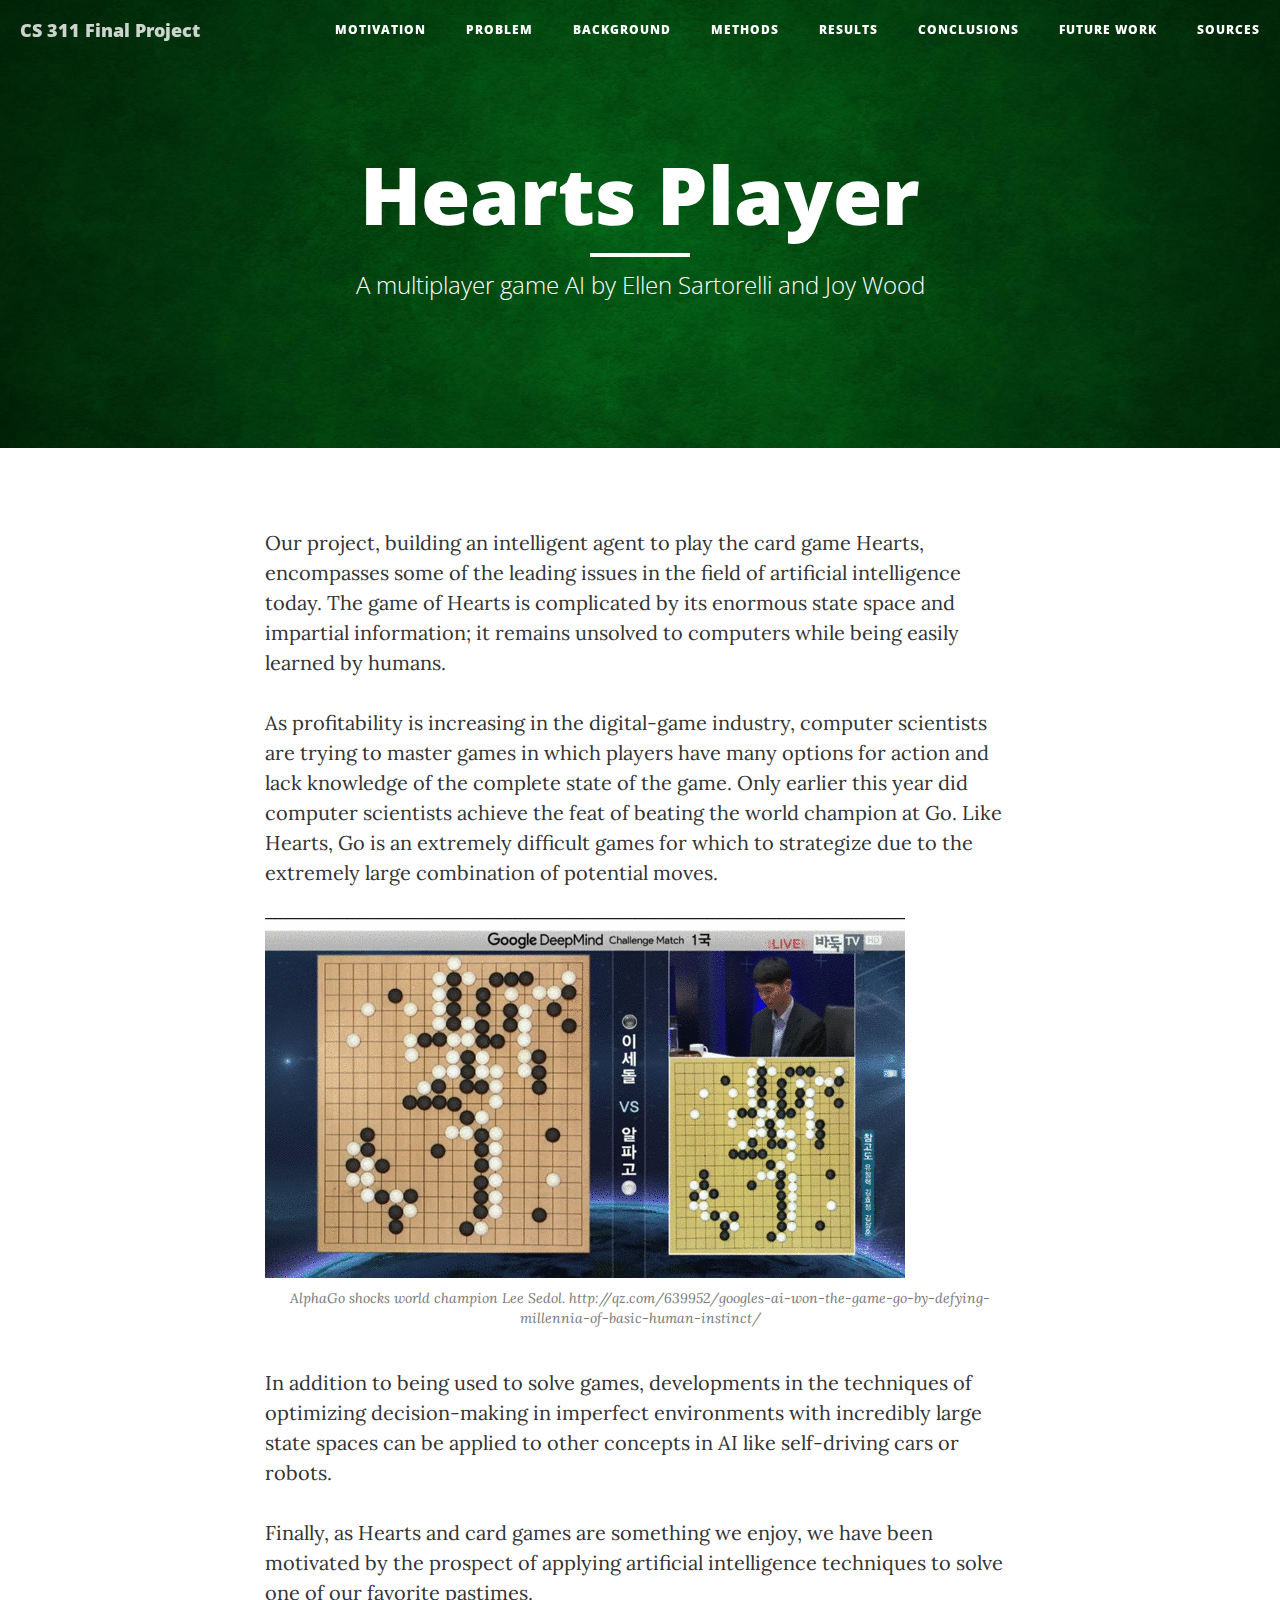
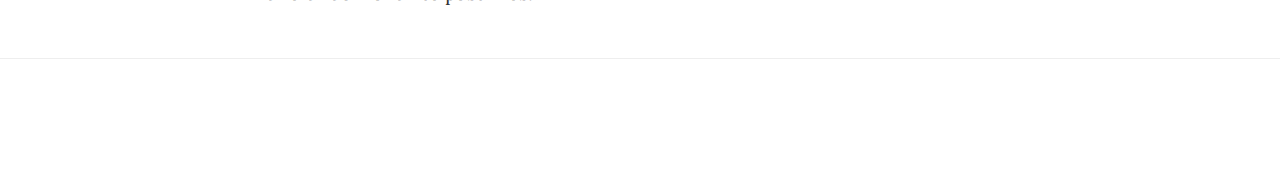
<file: index.html>
<!DOCTYPE html>
<html lang="en">

<head>

    <meta charset="utf-8">
    <meta http-equiv="X-UA-Compatible" content="IE=edge">
    <meta name="viewport" content="width=device-width, initial-scale=1">
    <meta name="description" content="">
    <meta name="author" content="">

    <title>CS 311 Final Project</title>

    <!-- Bootstrap Core CSS -->
    <link href="vendor/bootstrap/css/bootstrap.min.css" rel="stylesheet">

    <!-- Theme CSS -->
    <link href="css/clean-blog.min.css" rel="stylesheet">

    <!-- Custom Fonts -->
    <link href="vendor/font-awesome/css/font-awesome.min.css" rel="stylesheet" type="text/css">
    <link href='https://fonts.googleapis.com/css?family=Lora:400,700,400italic,700italic' rel='stylesheet' type='text/css'>
    <link href='https://fonts.googleapis.com/css?family=Open+Sans:300italic,400italic,600italic,700italic,800italic,400,300,600,700,800' rel='stylesheet' type='text/css'>

    <!-- HTML5 Shim and Respond.js IE8 support of HTML5 elements and media queries -->
    <!-- WARNING: Respond.js doesn't work if you view the page via file:// -->
    <!--[if lt IE 9]>
        <script src="https://oss.maxcdn.com/libs/html5shiv/3.7.0/html5shiv.js"></script>
        <script src="https://oss.maxcdn.com/libs/respond.js/1.4.2/respond.min.js"></script>
    <![endif]-->

</head>

<body>

    <!-- Navigation -->
    <nav class="navbar navbar-default navbar-custom navbar-fixed-top">
        <div class="container-fluid">
            <!-- Brand and toggle get grouped for better mobile display -->
            <div class="navbar-header page-scroll">
                <button type="button" class="navbar-toggle" data-toggle="collapse" data-target="#bs-example-navbar-collapse-1">
                    <span class="sr-only">Toggle navigation</span>
                    Menu <i class="fa fa-bars"></i>
                </button>
                <a class="navbar-brand" href="index.html">CS 311 Final Project</a>
            </div>

            <!-- Collect the nav links, forms, and other content for toggling -->
            <div class="collapse navbar-collapse" id="bs-example-navbar-collapse-1">
                <ul class="nav navbar-nav navbar-right">
                    <li>
                        <a href="index.html">Motivation</a>
                    </li>
                    <li>
                        <a href="problem.html">Problem</a>
                    </li>
                    <li>
                        <a href="background.html">Background</a>
                    </li>
                    <li>
                        <a href="methods.html">Methods</a>
                    </li>
                    <li>
                        <a href="results.html">Results</a>
                    </li>
                    <li>
                        <a href="conclusions.html">Conclusions</a>
                    </li>
                    <li>
                        <a href="future.html">Future Work</a>
                    </li>
                    <li>
                        <a href="sources.html">Sources</a>
                    </li>

                </ul>
            </div>
            <!-- /.navbar-collapse -->
        </div>
        <!-- /.container -->
    </nav>

    <!-- Page Header -->
    <!-- Set your background image for this header on the line below. -->
    <header class="intro-header" style="background-image: url('img/background.jpg')">
        <div class="container">
            <div class="row">
                <div class="col-lg-8 col-lg-offset-2 col-md-10 col-md-offset-1">
                    <div class="site-heading">
                        <h1>Hearts Player</h1>
                        <hr class="small">
                        <span class="subheading">A multiplayer game AI by Ellen Sartorelli and Joy Wood</span>
                    </div>
                </div>
            </div>
        </div>
    </header>

    <div class="container">
        <div class="row">
            <div class="col-lg-8 col-lg-offset-2 col-md-10 col-md-offset-1">

            <p>Our project, building an intelligent agent to play the card game Hearts, encompasses some of the leading issues in the field of artificial intelligence today. The game of Hearts is complicated by its enormous state space and impartial information; it remains unsolved to computers while being easily learned by humans.</p>


            <p>As profitability is increasing in the digital-game industry, computer scientists are trying to master games in which players have many options for action and lack knowledge of the complete state of the game. Only earlier this year did computer scientists achieve the feat of beating the world champion at Go. Like Hearts, Go is an extremely difficult games for which to strategize due to the extremely large combination of potential moves.</p>

            <img class="img-responsive" src="img/move1.gif" alt="">
            <span class="caption text-muted">AlphaGo shocks world champion Lee Sedol. http://qz.com/639952/googles-ai-won-the-game-go-by-defying-millennia-of-basic-human-instinct/</span>


            <p>In addition to being used to solve games, developments in the techniques of optimizing decision-making in imperfect environments with incredibly large state spaces can be applied to other concepts in AI like self-driving cars or robots.</p>


            <p>Finally, as Hearts and card games are something we enjoy, we have been motivated by the prospect of applying artificial intelligence techniques to solve one of our favorite pastimes.</p>



            </div>
        </div>
    </div>

    <hr>

    <!-- Footer -->
    <footer>
        <div class="container">

        </div>
    </footer>

    <!-- jQuery -->
    <script src="vendor/jquery/jquery.min.js"></script>

    <!-- Bootstrap Core JavaScript -->
    <script src="vendor/bootstrap/js/bootstrap.min.js"></script>

    <!-- Contact Form JavaScript -->
    <script src="js/jqBootstrapValidation.js"></script>
    <script src="js/contact_me.js"></script>

    <!-- Theme JavaScript -->
    <script src="js/clean-blog.min.js"></script>

</body>

</html>
</file>
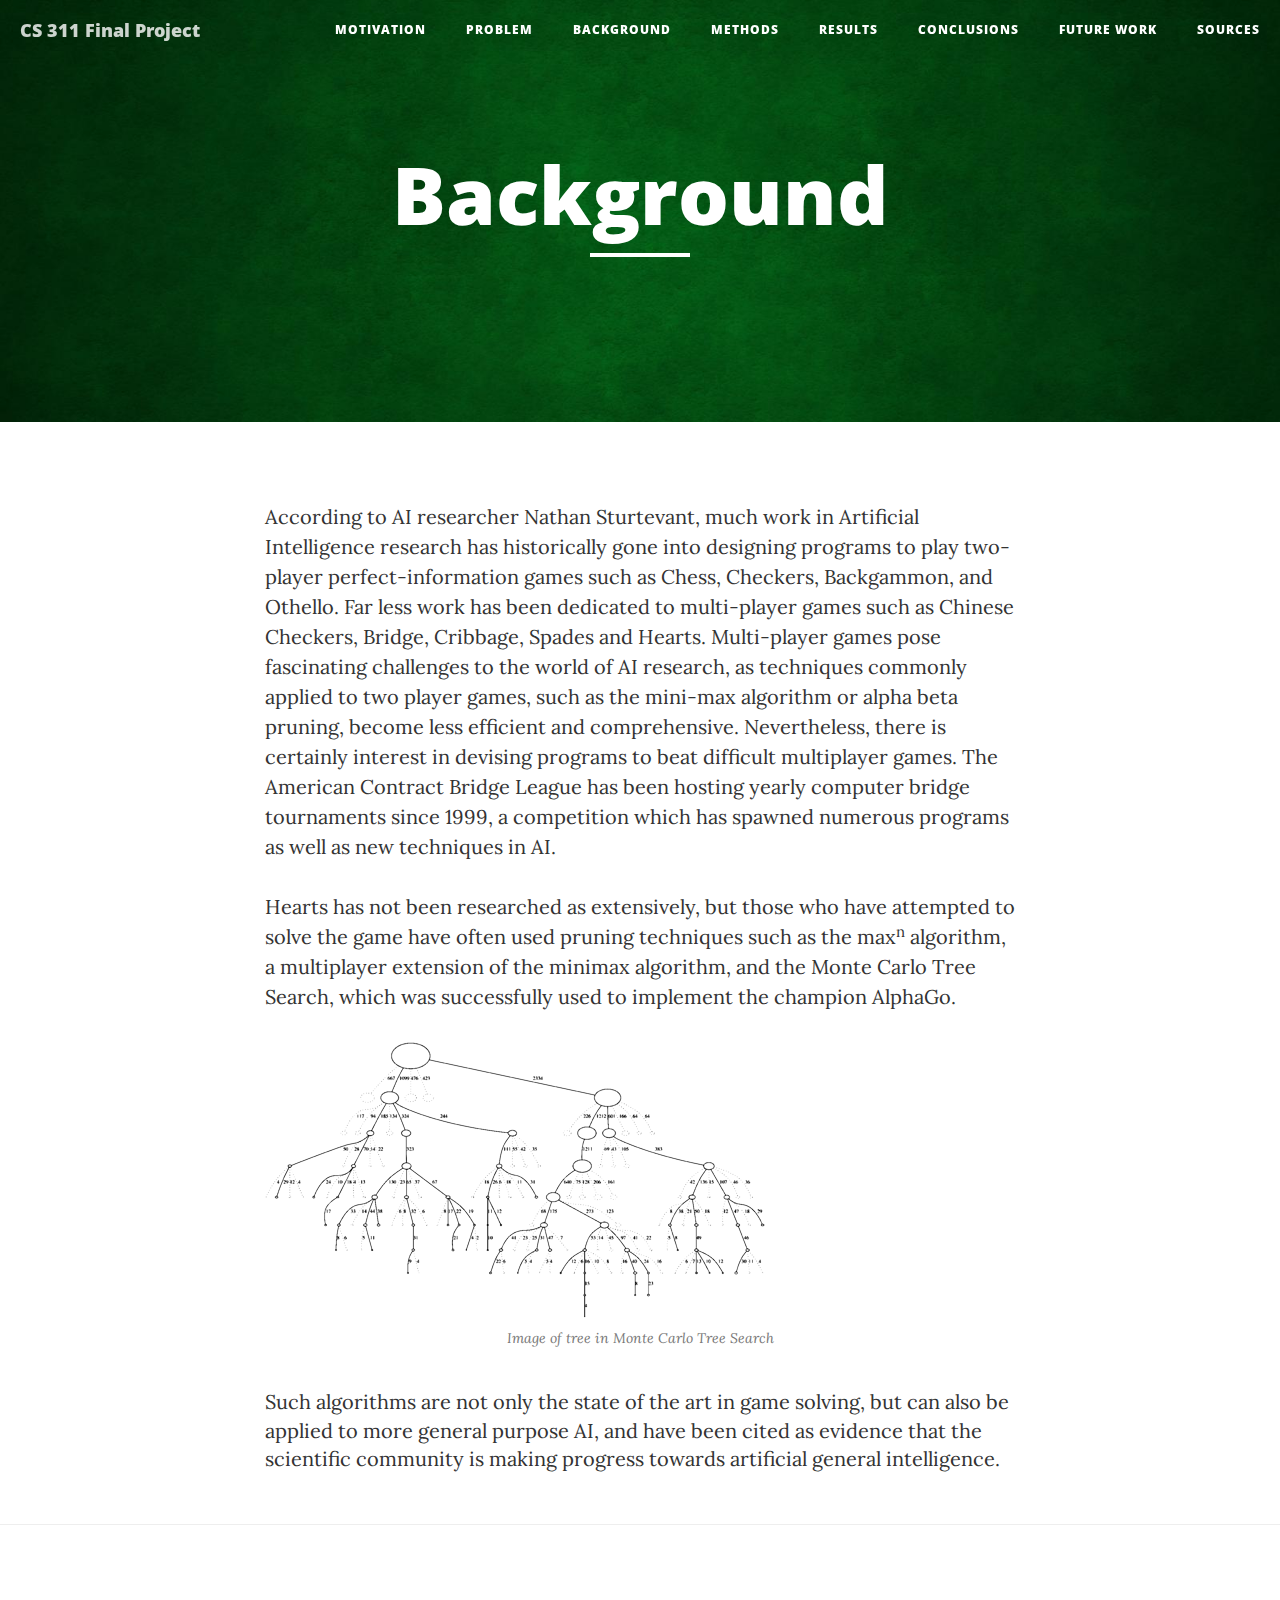
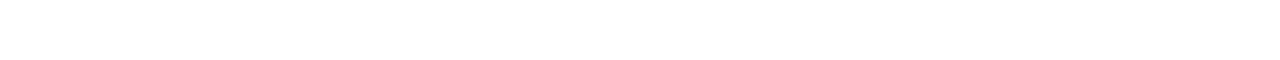
<file: background.html>
<!DOCTYPE html>
<html lang="en">

<head>

    <meta charset="utf-8">
    <meta http-equiv="X-UA-Compatible" content="IE=edge">
    <meta name="viewport" content="width=device-width, initial-scale=1">
    <meta name="description" content="">
    <meta name="author" content="">

    <title>CS 311 Hearts Final Project</title>

    <!-- Bootstrap Core CSS -->
    <link href="vendor/bootstrap/css/bootstrap.min.css" rel="stylesheet">

    <!-- Theme CSS -->
    <link href="css/clean-blog.min.css" rel="stylesheet">

    <!-- Custom Fonts -->
    <link href="vendor/font-awesome/css/font-awesome.min.css" rel="stylesheet" type="text/css">
    <link href='https://fonts.googleapis.com/css?family=Lora:400,700,400italic,700italic' rel='stylesheet' type='text/css'>
    <link href='https://fonts.googleapis.com/css?family=Open+Sans:300italic,400italic,600italic,700italic,800italic,400,300,600,700,800' rel='stylesheet' type='text/css'>

    <!-- HTML5 Shim and Respond.js IE8 support of HTML5 elements and media queries -->
    <!-- WARNING: Respond.js doesn't work if you view the page via file:// -->
    <!--[if lt IE 9]>
        <script src="https://oss.maxcdn.com/libs/html5shiv/3.7.0/html5shiv.js"></script>
        <script src="https://oss.maxcdn.com/libs/respond.js/1.4.2/respond.min.js"></script>
    <![endif]-->

</head>

<body>

    <!-- Navigation -->
    <nav class="navbar navbar-default navbar-custom navbar-fixed-top">
        <div class="container-fluid">
            <!-- Brand and toggle get grouped for better mobile display -->
            <div class="navbar-header page-scroll">
                <button type="button" class="navbar-toggle" data-toggle="collapse" data-target="#bs-example-navbar-collapse-1">
                    <span class="sr-only">Toggle navigation</span>
                    Menu <i class="fa fa-bars"></i>
                </button>
                <a class="navbar-brand" href="index.html">CS 311 Final Project</a>
            </div>

            <!-- Collect the nav links, forms, and other content for toggling -->
            <div class="collapse navbar-collapse" id="bs-example-navbar-collapse-1">
                <ul class="nav navbar-nav navbar-right">
                  <li>
                      <a href="index.html">Motivation</a>
                  </li>
                  <li>
                      <a href="problem.html">Problem</a>
                  </li>
                  <li>
                      <a href="background.html">Background</a>
                  </li>
                  <li>
                      <a href="methods.html">Methods</a>
                  </li>
                  <li>
                      <a href="results.html">Results</a>
                  </li>
                  <li>
                      <a href="conclusions.html">Conclusions</a>
                  </li>
                  <li>
                      <a href="future.html">Future Work</a>
                  </li>
                  <li>
                      <a href="sources.html">Sources</a>
                  </li>
                </ul>
            </div>
            <!-- /.navbar-collapse -->
        </div>
        <!-- /.container -->
    </nav>

    <!-- Page Header -->
    <!-- Set your background image for this header on the line below. -->
    <header class="intro-header" style="background-image: url('img/background.jpg')">
        <div class="container">
            <div class="row">
                <div class="col-lg-8 col-lg-offset-2 col-md-10 col-md-offset-1">
                    <div class="page-heading">
                        <h1>Background</h1>
                        <hr class="small">
                    </div>
                </div>
            </div>
        </div>
    </header>

    <!-- Post Content -->
    <article>
        <div class="container">
            <div class="row">
                <div class="col-lg-8 col-lg-offset-2 col-md-10 col-md-offset-1">

                  <p>According to AI researcher Nathan Sturtevant, much work in Artificial Intelligence research has historically gone into designing programs to play two-player perfect-information games such as Chess, Checkers, Backgammon, and Othello. Far less work has been dedicated to multi-player games such as Chinese Checkers, Bridge, Cribbage, Spades and Hearts. Multi-player games pose fascinating challenges to the world of AI research, as techniques commonly applied to two player games, such as the mini-max algorithm or alpha beta pruning, become less efficient and comprehensive. Nevertheless, there is certainly interest in devising programs to beat difficult multiplayer games. The American Contract Bridge League has been hosting yearly computer bridge tournaments since 1999, a competition which has spawned numerous programs as well as new techniques in AI. </p>

                  <p>Hearts has not been researched as extensively, but those who have attempted to solve the game have often used pruning techniques such as the max<sup>n</sup> algorithm, a multiplayer extension of the minimax algorithm, and the Monte Carlo Tree Search, which was successfully used to implement the champion AlphaGo.</p>

                  <img class="img-responsive" src="img/montecarlo.png" alt="">
                  <span class="caption text-muted">Image of tree in Monte Carlo Tree Search</span>

                </p> Such algorithms are not only the state of the art in game solving, but can also be applied to more general purpose AI, and have been cited as evidence that the scientific community is making progress towards artificial general intelligence.</p>

                </div>
            </div>
        </div>
    </article>

    <hr>

    <!-- Footer -->
    <footer>
        <div class="container">

        </div>
    </footer>

    <!-- jQuery -->
    <script src="vendor/jquery/jquery.min.js"></script>

    <!-- Bootstrap Core JavaScript -->
    <script src="vendor/bootstrap/js/bootstrap.min.js"></script>

    <!-- Contact Form JavaScript -->
    <script src="js/jqBootstrapValidation.js"></script>
    <script src="js/contact_me.js"></script>

    <!-- Theme JavaScript -->
    <script src="js/clean-blog.min.js"></script>

</body>

</html>
</file>
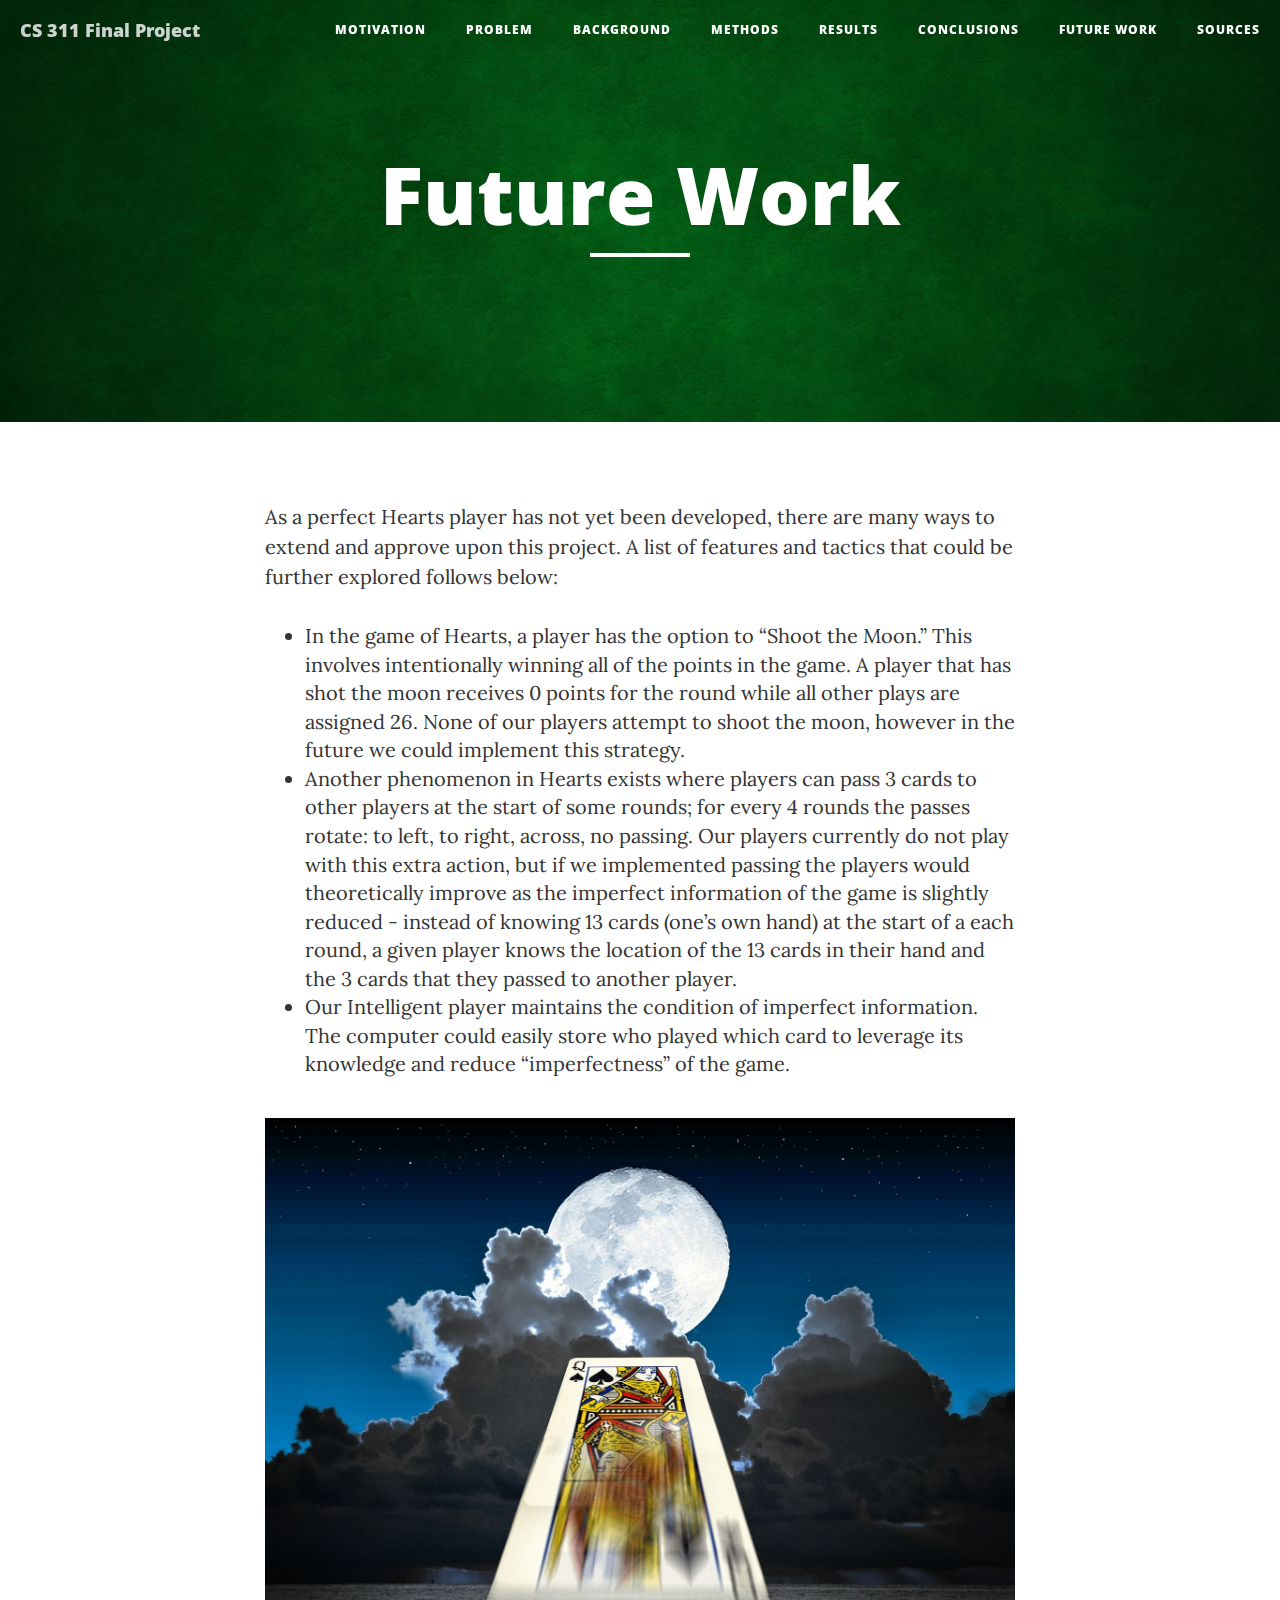
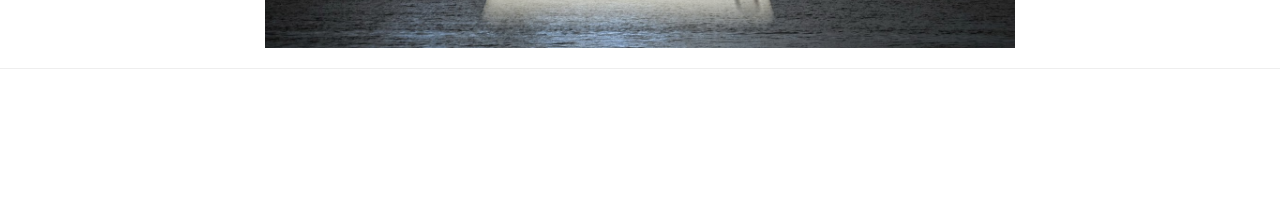
<file: future.html>
<!DOCTYPE html>
<html lang="en">

<head>

    <meta charset="utf-8">
    <meta http-equiv="X-UA-Compatible" content="IE=edge">
    <meta name="viewport" content="width=device-width, initial-scale=1">
    <meta name="description" content="">
    <meta name="author" content="">

    <title>CS 311 Hearts Final Project</title>

    <!-- Bootstrap Core CSS -->
    <link href="vendor/bootstrap/css/bootstrap.min.css" rel="stylesheet">

    <!-- Theme CSS -->
    <link href="css/clean-blog.min.css" rel="stylesheet">

    <!-- Custom Fonts -->
    <link href="vendor/font-awesome/css/font-awesome.min.css" rel="stylesheet" type="text/css">
    <link href='https://fonts.googleapis.com/css?family=Lora:400,700,400italic,700italic' rel='stylesheet' type='text/css'>
    <link href='https://fonts.googleapis.com/css?family=Open+Sans:300italic,400italic,600italic,700italic,800italic,400,300,600,700,800' rel='stylesheet' type='text/css'>

    <!-- HTML5 Shim and Respond.js IE8 support of HTML5 elements and media queries -->
    <!-- WARNING: Respond.js doesn't work if you view the page via file:// -->
    <!--[if lt IE 9]>
        <script src="https://oss.maxcdn.com/libs/html5shiv/3.7.0/html5shiv.js"></script>
        <script src="https://oss.maxcdn.com/libs/respond.js/1.4.2/respond.min.js"></script>
    <![endif]-->

</head>

<body>

    <!-- Navigation -->
    <nav class="navbar navbar-default navbar-custom navbar-fixed-top">
        <div class="container-fluid">
            <!-- Brand and toggle get grouped for better mobile display -->
            <div class="navbar-header page-scroll">
                <button type="button" class="navbar-toggle" data-toggle="collapse" data-target="#bs-example-navbar-collapse-1">
                    <span class="sr-only">Toggle navigation</span>
                    Menu <i class="fa fa-bars"></i>
                </button>
                <a class="navbar-brand" href="index.html">CS 311 Final Project</a>
            </div>

            <!-- Collect the nav links, forms, and other content for toggling -->
            <div class="collapse navbar-collapse" id="bs-example-navbar-collapse-1">
                <ul class="nav navbar-nav navbar-right">
                  <li>
                      <a href="index.html">Motivation</a>
                  </li>
                  <li>
                      <a href="problem.html">Problem</a>
                  </li>
                  <li>
                      <a href="background.html">Background</a>
                  </li>
                  <li>
                      <a href="methods.html">Methods</a>
                  </li>
                  <li>
                      <a href="results.html">Results</a>
                  </li>
                  <li>
                      <a href="conclusions.html">Conclusions</a>
                  </li>
                  <li>
                      <a href="future.html">Future Work</a>
                  </li>
                  <li>
                      <a href="sources.html">Sources</a>
                  </li>
                </ul>
            </div>
            <!-- /.navbar-collapse -->
        </div>
        <!-- /.container -->
    </nav>

    <!-- Page Header -->
    <!-- Set your background image for this header on the line below. -->
    <header class="intro-header" style="background-image: url('img/background.jpg')">
        <div class="container">
            <div class="row">
                <div class="col-lg-8 col-lg-offset-2 col-md-10 col-md-offset-1">
                    <div class="page-heading">
                        <h1>Future Work</h1>
                        <hr class="small">
                    </div>
                </div>
            </div>
        </div>
    </header>

    <!-- Post Content -->
    <article>
        <div class="container">
            <div class="row">
                <div class="col-lg-8 col-lg-offset-2 col-md-10 col-md-offset-1">
                  <p>As a perfect Hearts player has not yet been developed, there are many ways to extend and approve upon this project. A list of features and tactics that could be further explored follows below:</p>


                  <ul>
                    <li>In the game of Hearts, a player has the option to “Shoot the Moon.” This involves intentionally winning all of the points in the game. A player that has shot the moon receives 0 points for the round while all other plays are assigned 26. None of our players attempt to shoot the moon, however in the future we could implement this strategy.</li>
                    <li>Another phenomenon in Hearts exists where players can pass 3 cards to other players at the start of some rounds; for every 4 rounds the passes rotate: to left, to right, across, no passing. Our players currently do not play with this extra action, but if we implemented passing the players would theoretically improve as the imperfect information of the game is slightly reduced - instead of knowing 13 cards (one’s own hand) at the start of a each round, a given player knows the location of the 13 cards in their hand and the 3 cards that they passed to another player. </li>
                    <li>Our Intelligent player maintains the condition of imperfect information. The computer could easily store who played which card to leverage its knowledge and reduce “imperfectness” of the game. </li>
                  </ul>
<br>
                  <img class="img-responsive" src="img/moonshot.jpg" alt="">


                </div>
            </div>
        </div>
    </article>

    <hr>

    <!-- Footer -->
    <footer>
        <div class="container">

        </div>
    </footer>

    <!-- jQuery -->
    <script src="vendor/jquery/jquery.min.js"></script>

    <!-- Bootstrap Core JavaScript -->
    <script src="vendor/bootstrap/js/bootstrap.min.js"></script>

    <!-- Contact Form JavaScript -->
    <script src="js/jqBootstrapValidation.js"></script>
    <script src="js/contact_me.js"></script>

    <!-- Theme JavaScript -->
    <script src="js/clean-blog.min.js"></script>

</body>

</html>
</file>
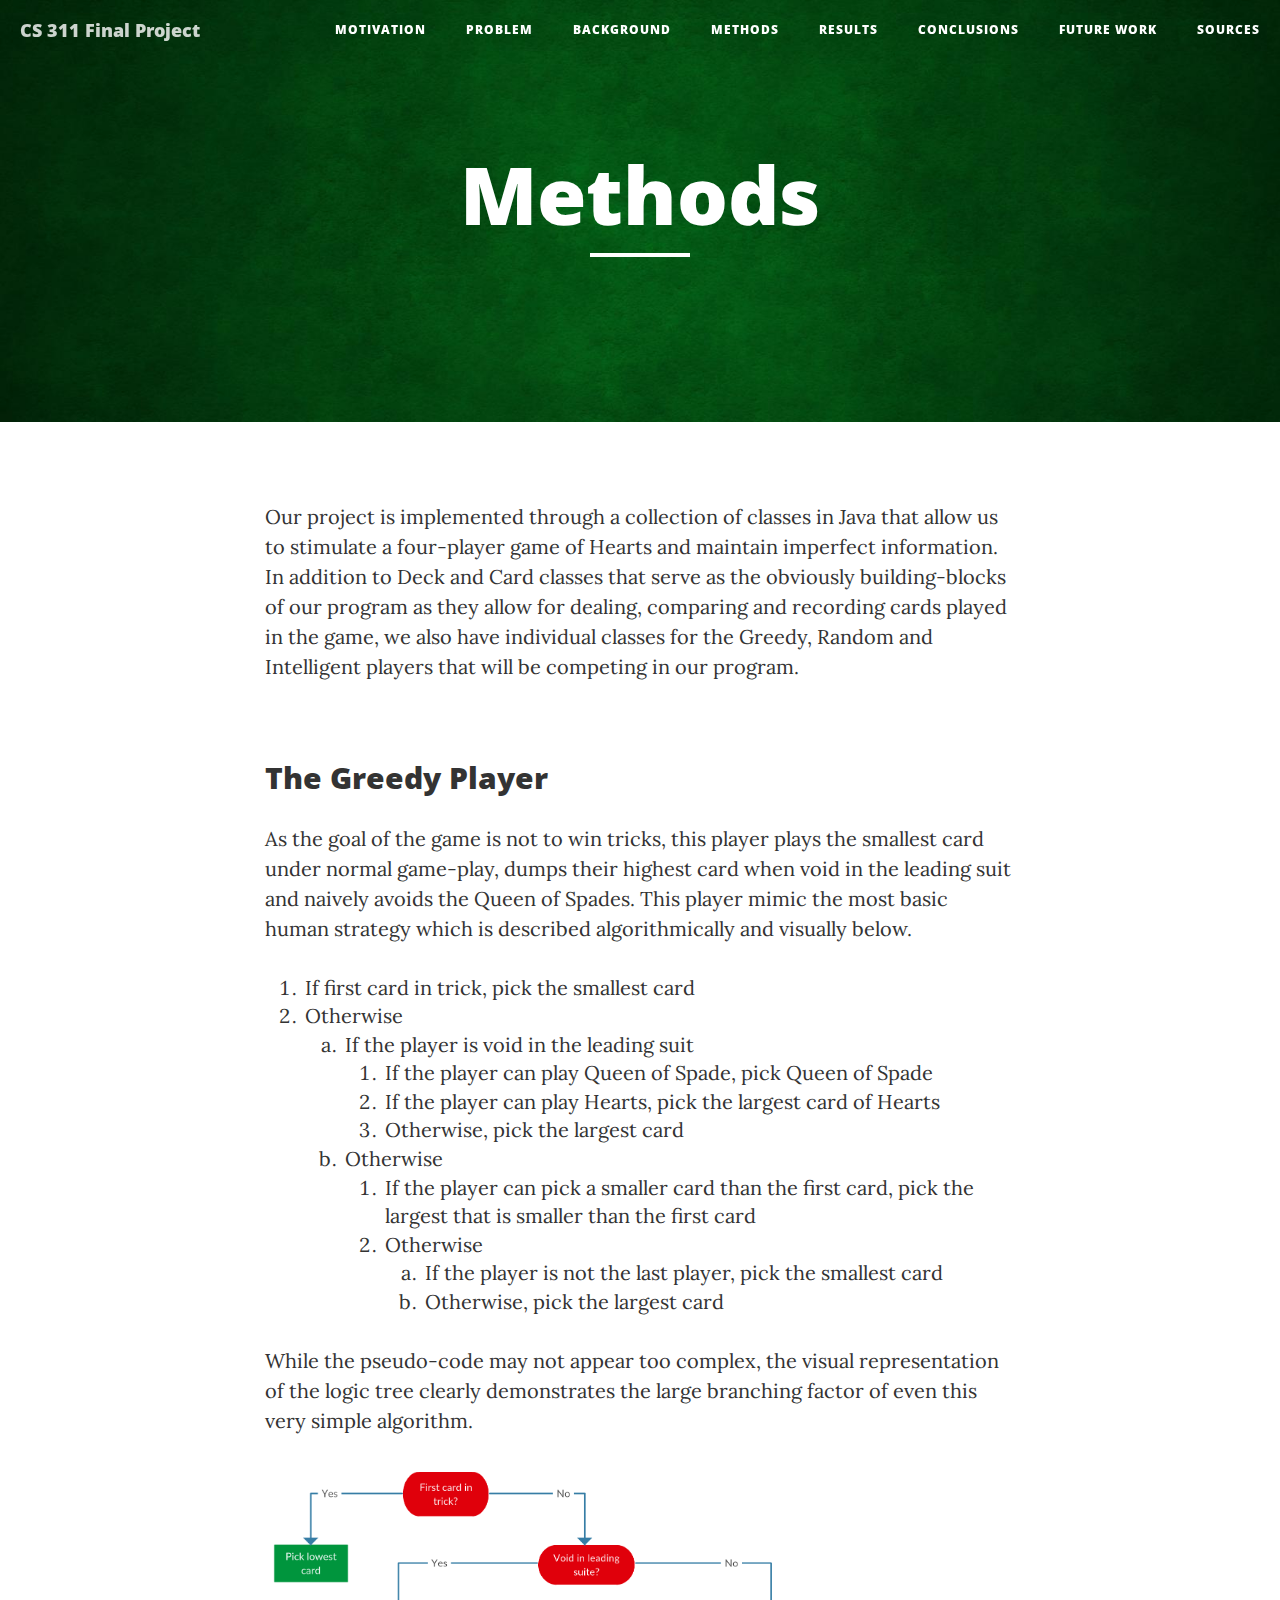
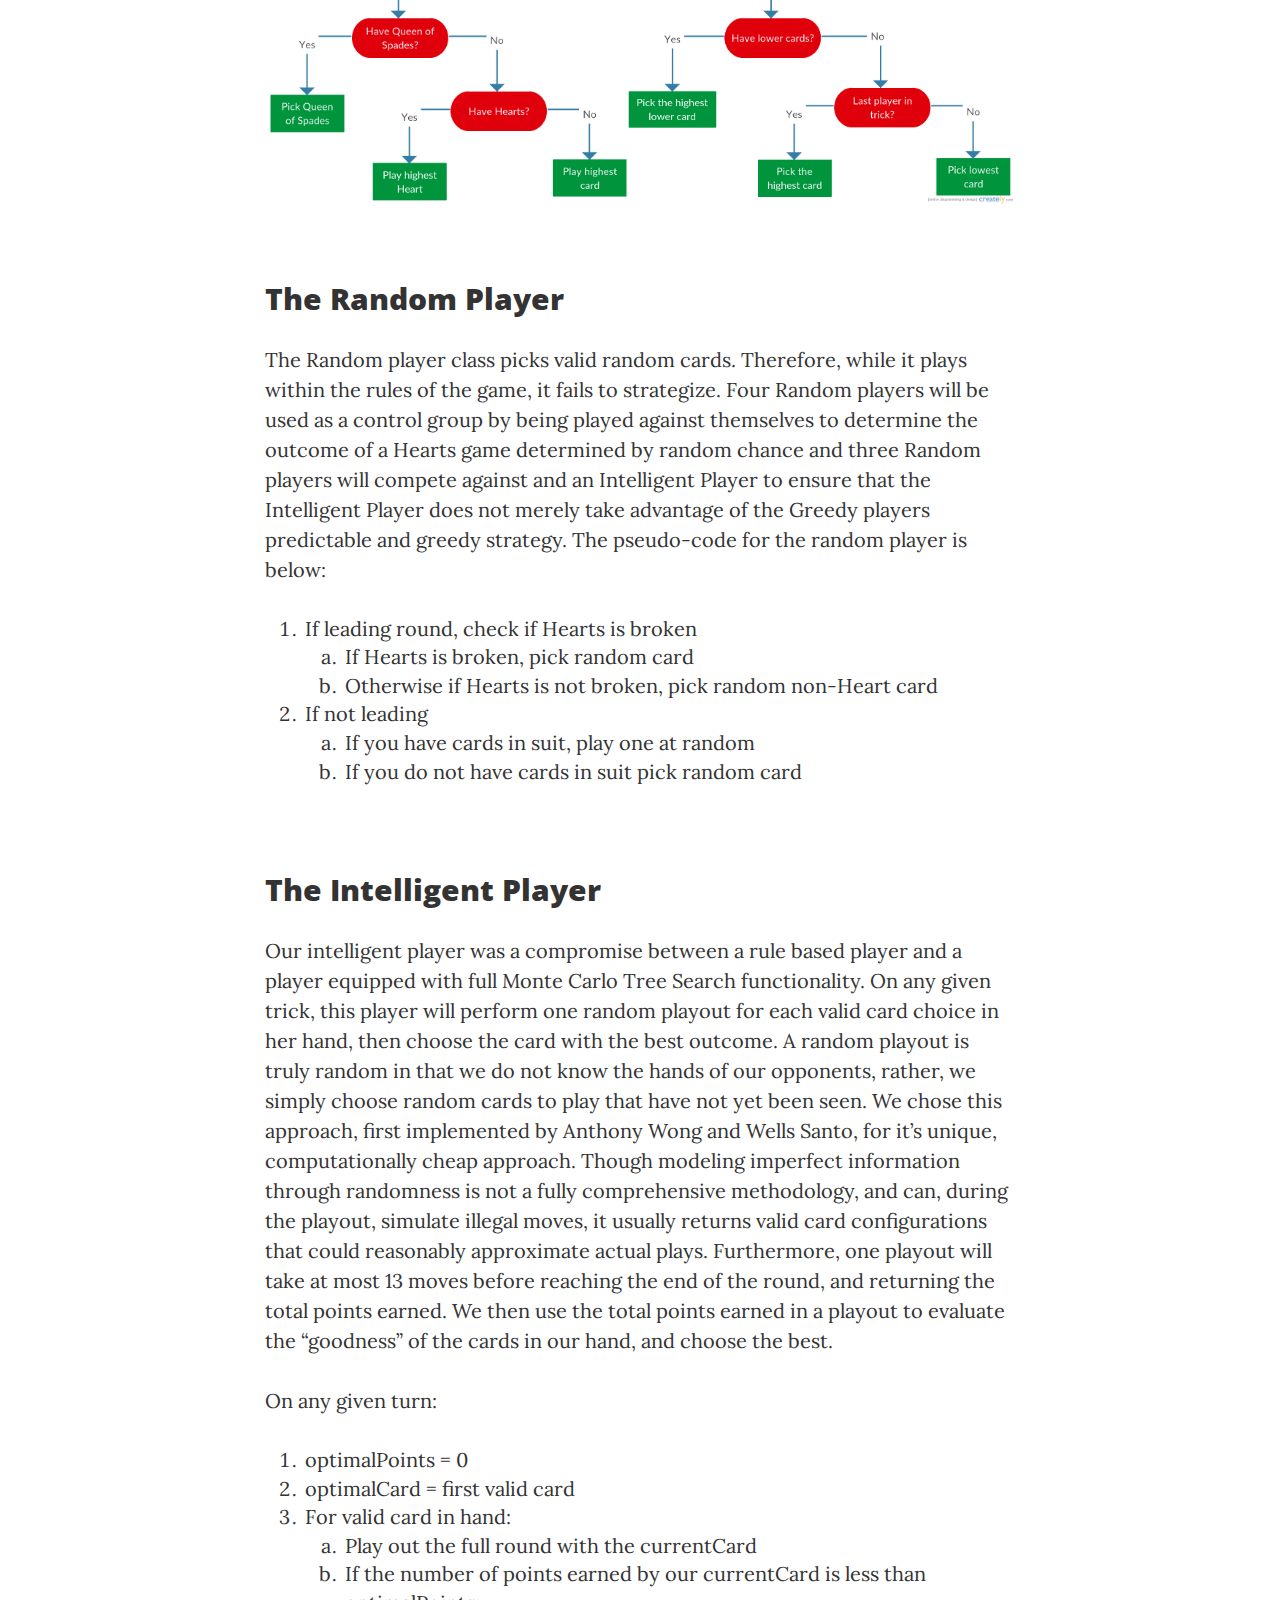
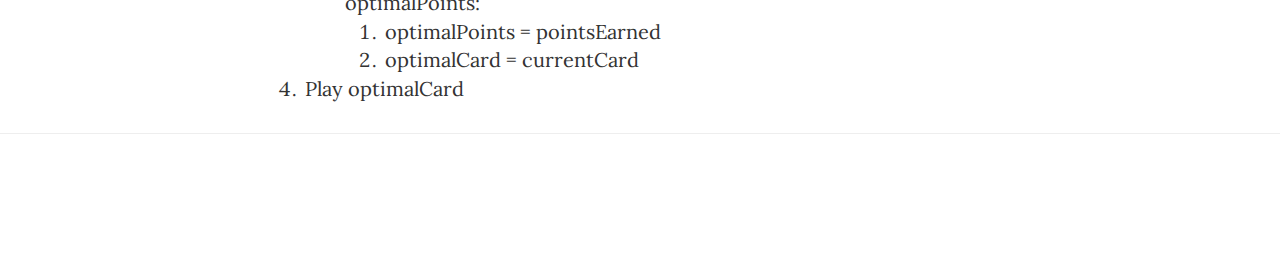
<file: methods.html>
<!DOCTYPE html>
<html lang="en">

<head>

    <meta charset="utf-8">
    <meta http-equiv="X-UA-Compatible" content="IE=edge">
    <meta name="viewport" content="width=device-width, initial-scale=1">
    <meta name="description" content="">
    <meta name="author" content="">

    <title>CS 311 Hearts Final Project</title>

    <!-- Bootstrap Core CSS -->
    <link href="vendor/bootstrap/css/bootstrap.min.css" rel="stylesheet">

    <!-- Theme CSS -->
    <link href="css/clean-blog.min.css" rel="stylesheet">

    <!-- Custom Fonts -->
    <link href="vendor/font-awesome/css/font-awesome.min.css" rel="stylesheet" type="text/css">
    <link href='https://fonts.googleapis.com/css?family=Lora:400,700,400italic,700italic' rel='stylesheet' type='text/css'>
    <link href='https://fonts.googleapis.com/css?family=Open+Sans:300italic,400italic,600italic,700italic,800italic,400,300,600,700,800' rel='stylesheet' type='text/css'>

    <!-- HTML5 Shim and Respond.js IE8 support of HTML5 elements and media queries -->
    <!-- WARNING: Respond.js doesn't work if you view the page via file:// -->
    <!--[if lt IE 9]>
        <script src="https://oss.maxcdn.com/libs/html5shiv/3.7.0/html5shiv.js"></script>
        <script src="https://oss.maxcdn.com/libs/respond.js/1.4.2/respond.min.js"></script>
    <![endif]-->

</head>

<body>

    <!-- Navigation -->
    <nav class="navbar navbar-default navbar-custom navbar-fixed-top">
        <div class="container-fluid">
            <!-- Brand and toggle get grouped for better mobile display -->
            <div class="navbar-header page-scroll">
                <button type="button" class="navbar-toggle" data-toggle="collapse" data-target="#bs-example-navbar-collapse-1">
                    <span class="sr-only">Toggle navigation</span>
                    Menu <i class="fa fa-bars"></i>
                </button>
                <a class="navbar-brand" href="index.html">CS 311 Final Project</a>
            </div>

            <!-- Collect the nav links, forms, and other content for toggling -->
            <div class="collapse navbar-collapse" id="bs-example-navbar-collapse-1">
                <ul class="nav navbar-nav navbar-right">
                  <li>
                      <a href="index.html">Motivation</a>
                  </li>
                  <li>
                      <a href="problem.html">Problem</a>
                  </li>
                  <li>
                      <a href="background.html">Background</a>
                  </li>
                  <li>
                      <a href="methods.html">Methods</a>
                  </li>
                  <li>
                      <a href="results.html">Results</a>
                  </li>
                  <li>
                      <a href="conclusions.html">Conclusions</a>
                  </li>
                  <li>
                      <a href="future.html">Future Work</a>
                  </li>
                  <li>
                      <a href="sources.html">Sources</a>
                  </li>

                </ul>
            </div>
            <!-- /.navbar-collapse -->
        </div>
        <!-- /.container -->
    </nav>

    <!-- Page Header -->
    <!-- Set your background image for this header on the line below. -->
    <header class="intro-header" style="background-image: url('img/background.jpg')">
        <div class="container">
            <div class="row">
                <div class="col-lg-8 col-lg-offset-2 col-md-10 col-md-offset-1">
                    <div class="page-heading">
                        <h1>Methods</h1>
                        <hr class="small">
                    </div>
                </div>
            </div>
        </div>
    </header>

    <!-- Main Content -->
    <div class="container">
        <div class="row">
            <div class="col-lg-8 col-lg-offset-2 col-md-10 col-md-offset-1">
              <p>Our project is implemented through a collection of classes in Java that allow us to stimulate a four-player game of Hearts and maintain imperfect information. In addition to Deck and Card classes that serve as the obviously building-blocks of our program as they allow for dealing, comparing and recording cards played in the game, we also have individual classes for the Greedy, Random and Intelligent players that will be competing in our program.</p>

              <br>
              <h2>The Greedy Player</h2>


              <p>As the goal of the game is not to win tricks, this player plays the smallest card under normal game-play, dumps their highest card when void in the leading suit and naively avoids the Queen of Spades. This player mimic the most basic human strategy which is described algorithmically and visually below.</p>


          <ol>
              <li>If first card in trick, pick the smallest card</li>
              <li>Otherwise
                  <ol type="a">
                    <li>If the player is void in the leading suit
                  	   <ol>
                          <li>If the player can play Queen of Spade, pick Queen of Spade </li>
                          <li>If the player can play Hearts, pick the largest card of Hearts </li>
                          <li>Otherwise, pick the largest card</li>
              	         </ol>
                    </li>
                   <li> Otherwise
                      <ol>
                        <li>If the player can pick a smaller card than the first card, pick the largest that is smaller than the first card </li>
                        <li>Otherwise
                          <ol type="a">
                            <li>If the player is not the last player, pick the smallest card </li>
                            <li>Otherwise, pick the largest card</li>
                          </ol>
                        </li>
                      </ol>
                    </ol>
                  </ol>

              <p>While the pseudo-code may not appear too complex, the visual representation of the logic tree clearly demonstrates the large branching factor of even this very simple algorithm.</p>

              <img class="img-responsive" src="img/Random Player.png" alt="">

              <br>
              <br>
              <h2>The Random Player</h2>
              <p>The Random player class picks valid random cards. Therefore, while it plays within the rules of the game, it fails to strategize. Four Random players will be used as a control group by being played against themselves to determine the outcome of a Hearts game determined by random chance and three Random players will compete against and an Intelligent Player to ensure that the Intelligent Player does not merely take advantage of the Greedy players predictable and greedy strategy. The pseudo-code for the random player is below:</p>

              <ol>
                  <li>If leading round, check if Hearts is broken</li>
                      <ol type="a">
                        <li>If Hearts is broken, pick random card</li>
                        <li>Otherwise if Hearts is not broken, pick random non-Heart card</li>
                     </ol>
                     <li>If not leading</li>
                         <ol type="a">
                           <li>If you have cards in suit, play one at random</li>
                           <li>If you do not have cards in suit pick random card</li>
                        </ol>
              </ol>

              <br>
              <br>
              <h2>The Intelligent Player</h2>
              <p>Our intelligent player was a compromise between a rule based player and a player equipped with full Monte Carlo Tree Search functionality. On any given trick, this player will perform one random playout for each valid card choice in her hand, then choose the card with the best outcome. A random playout is truly random in that we do not know the hands of our opponents, rather, we simply choose random cards to play that have not yet been seen. We chose this approach, first implemented by Anthony Wong and Wells Santo, for it’s unique, computationally cheap approach. Though modeling imperfect information through randomness is not a fully comprehensive methodology, and can, during the playout, simulate illegal moves, it usually returns valid card configurations that could reasonably approximate actual plays. Furthermore, one playout will take at most 13 moves before reaching the end of the round, and returning the total points earned. We then use the total points earned in a playout to evaluate the “goodness” of the cards in our hand, and choose the best. </p>

              <p>On any given turn:</p>
              <ol>
              <li>optimalPoints = 0</li>
              <li>optimalCard = first valid card</li>
              <li>For valid card in hand:
                <ol type="a">
	               <li>Play out the full round with the currentCard</li>
	                <li>If the number of points earned by our currentCard is less than optimalPoints:
                  <ol>
		                  <li>optimalPoints = pointsEarned</li>
		                    <li>optimalCard = currentCard</li>
                  </ol>
                </li>
              </ol>
              </li>
              <li>Play optimalCard</li>
            </ol>

            </div>
        </div>
    </div>

    <hr>

    <!-- Footer -->
    <footer>
        <div class="container">

        </div>
    </footer>

    <!-- jQuery -->
    <script src="vendor/jquery/jquery.min.js"></script>

    <!-- Bootstrap Core JavaScript -->
    <script src="vendor/bootstrap/js/bootstrap.min.js"></script>

    <!-- Contact Form JavaScript -->
    <script src="js/jqBootstrapValidation.js"></script>
    <script src="js/contact_me.js"></script>

    <!-- Theme JavaScript -->
    <script src="js/clean-blog.min.js"></script>

</body>

</html>
</file>
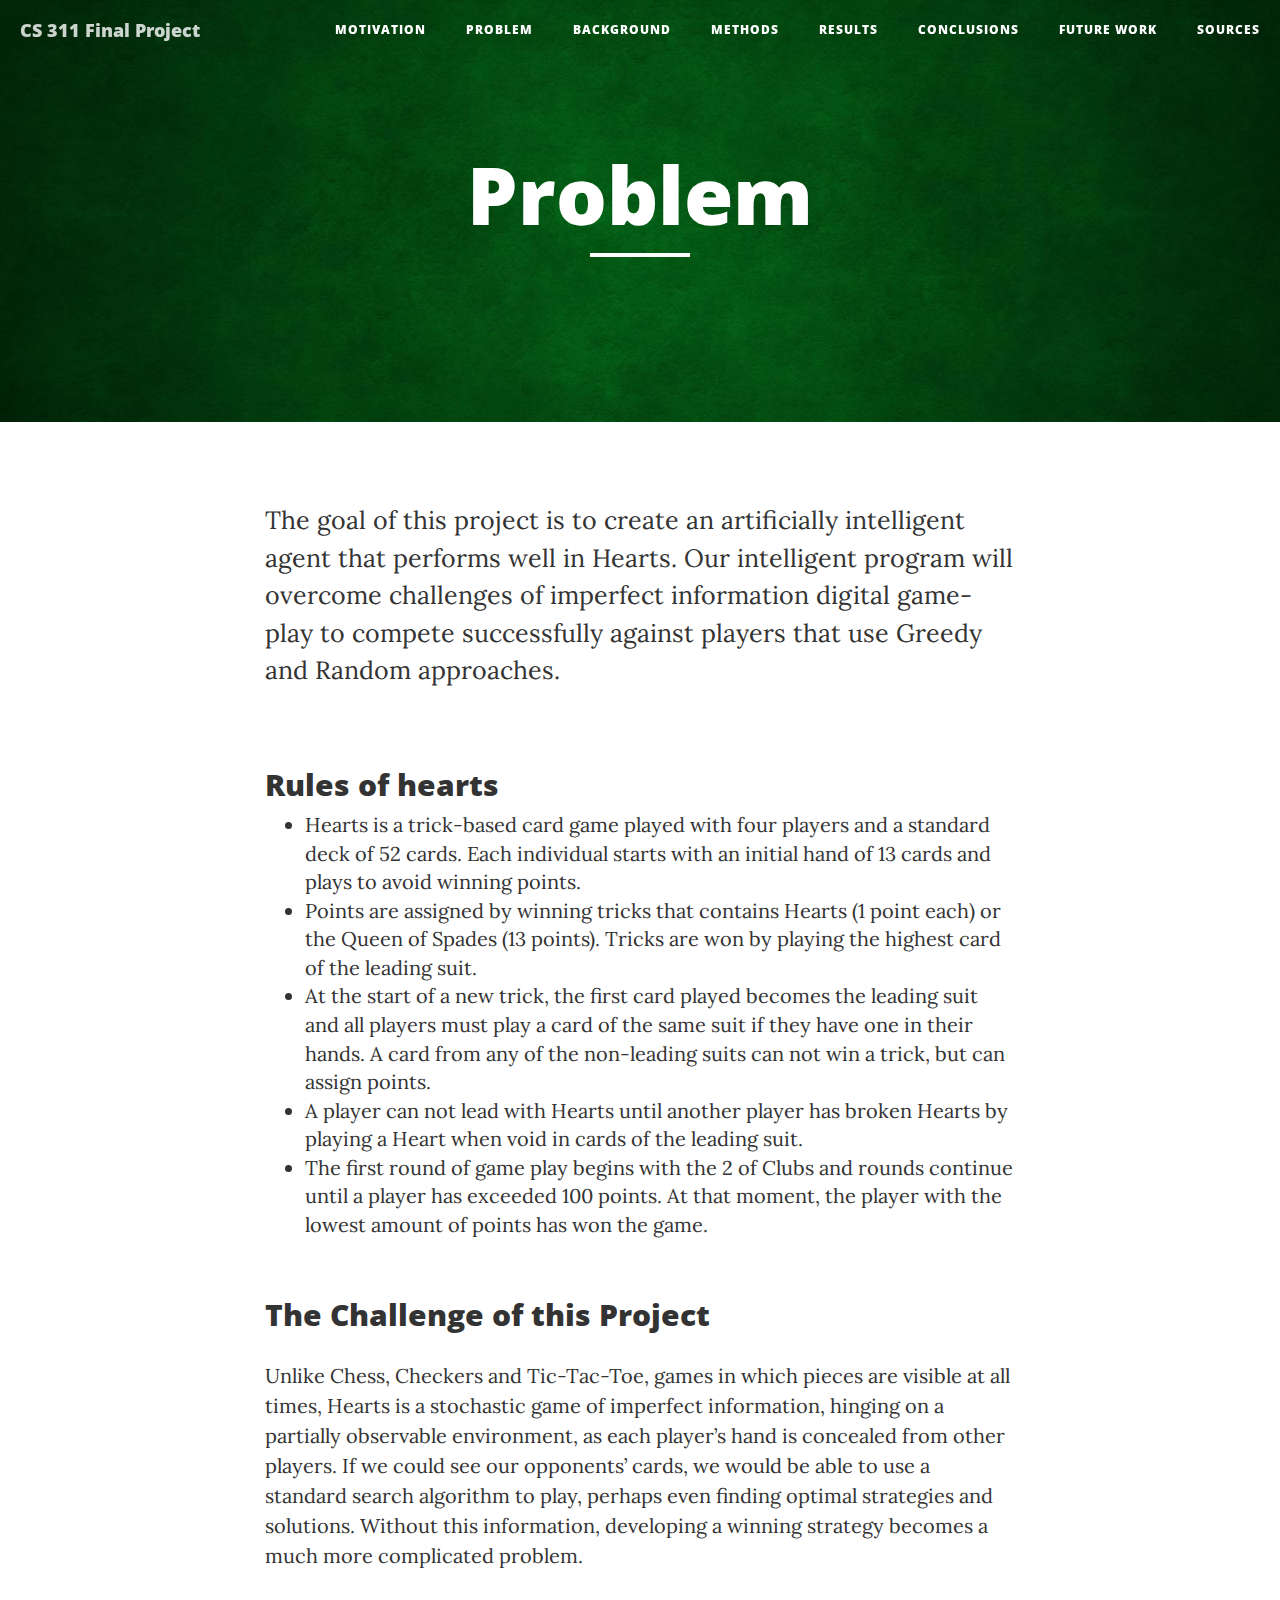
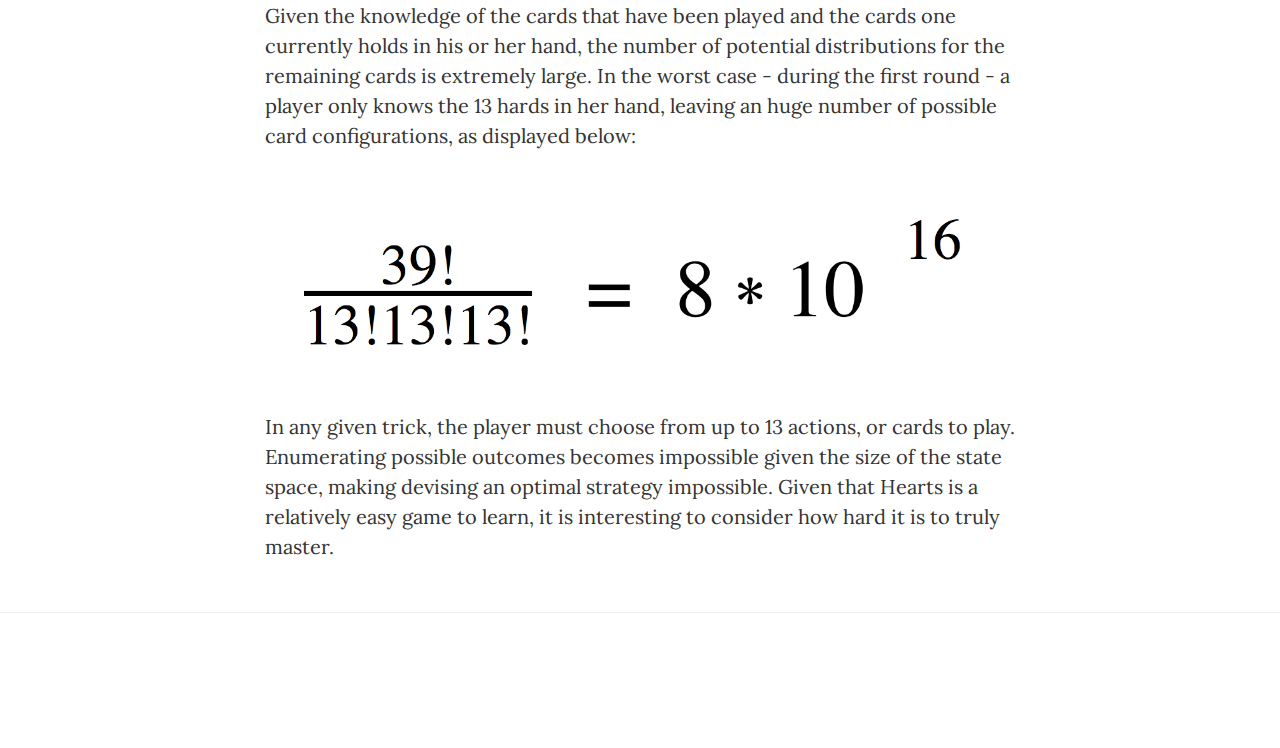
<file: problem.html>
<!DOCTYPE html>
<html lang="en">

<head>

    <meta charset="utf-8">
    <meta http-equiv="X-UA-Compatible" content="IE=edge">
    <meta name="viewport" content="width=device-width, initial-scale=1">
    <meta name="description" content="">
    <meta name="author" content="">

    <title>CS 311 Hearts Final Project</title>

    <!-- Bootstrap Core CSS -->
    <link href="vendor/bootstrap/css/bootstrap.min.css" rel="stylesheet">

    <!-- Theme CSS -->
    <link href="css/clean-blog.min.css" rel="stylesheet">

    <!-- Custom Fonts -->
    <link href="vendor/font-awesome/css/font-awesome.min.css" rel="stylesheet" type="text/css">
    <link href='https://fonts.googleapis.com/css?family=Lora:400,700,400italic,700italic' rel='stylesheet' type='text/css'>
    <link href='https://fonts.googleapis.com/css?family=Open+Sans:300italic,400italic,600italic,700italic,800italic,400,300,600,700,800' rel='stylesheet' type='text/css'>

    <!-- HTML5 Shim and Respond.js IE8 support of HTML5 elements and media queries -->
    <!-- WARNING: Respond.js doesn't work if you view the page via file:// -->
    <!--[if lt IE 9]>
        <script src="https://oss.maxcdn.com/libs/html5shiv/3.7.0/html5shiv.js"></script>
        <script src="https://oss.maxcdn.com/libs/respond.js/1.4.2/respond.min.js"></script>
    <![endif]-->

</head>

<body>

    <!-- Navigation -->
    <nav class="navbar navbar-default navbar-custom navbar-fixed-top">
        <div class="container-fluid">
            <!-- Brand and toggle get grouped for better mobile display -->
            <div class="navbar-header page-scroll">
                <button type="button" class="navbar-toggle" data-toggle="collapse" data-target="#bs-example-navbar-collapse-1">
                    <span class="sr-only">Toggle navigation</span>
                    Menu <i class="fa fa-bars"></i>
                </button>
                <a class="navbar-brand" href="index.html">CS 311 Final Project</a>
            </div>

            <!-- Collect the nav links, forms, and other content for toggling -->
            <div class="collapse navbar-collapse" id="bs-example-navbar-collapse-1">
                <ul class="nav navbar-nav navbar-right">
                  <li>
                      <a href="index.html">Motivation</a>
                  </li>
                  <li>
                      <a href="problem.html">Problem</a>
                  </li>
                  <li>
                      <a href="background.html">Background</a>
                  </li>
                  <li>
                      <a href="methods.html">Methods</a>
                  </li>
                  <li>
                      <a href="results.html">Results</a>
                  </li>
                  <li>
                      <a href="conclusions.html">Conclusions</a>
                  </li>
                  <li>
                      <a href="future.html">Future Work</a>
                  </li>
                  <li>
                      <a href="sources.html">Sources</a>
                  </li>

                </ul>
            </div>
            <!-- /.navbar-collapse -->
        </div>
        <!-- /.container -->
    </nav>

    <!-- Page Header -->
    <!-- Set your background image for this header on the line below. -->
    <header class="intro-header" style="background-image: url('img/background.jpg')">
        <div class="container">
            <div class="row">
                <div class="col-lg-8 col-lg-offset-2 col-md-10 col-md-offset-1">
                    <div class="page-heading">
                        <h1>Problem</h1>
                        <hr class="small">
                        <!-- <span class="subheading">What we're doing.</span> -->
                    </div>
                </div>
            </div>
        </div>
    </header>

    <!-- Main Content -->
    <div class="container">
        <div class="row">
            <div class="col-lg-8 col-lg-offset-2 col-md-10 col-md-offset-1">
                <p style="font-size:25px">The goal of this project is to create an artificially intelligent agent that performs well in Hearts. Our intelligent program will overcome challenges of imperfect information digital game-play to compete successfully against players that use Greedy and Random approaches.</p>

                <br>
                <h2>Rules of hearts</h2>
                  <ul>
                    <li>Hearts is a trick-based card game played with four players and a standard deck of 52 cards. Each individual starts with an initial hand of 13 cards and plays to avoid winning points. </li>
                    <li>Points are assigned by winning tricks that contains Hearts (1 point each) or the Queen of Spades (13 points). Tricks are won by playing the highest card of the leading suit.  </li>
                    <li>At the start of a new trick, the first card played becomes the leading suit and all players must play a card of the same suit if they have one in their hands. A card from any of the non-leading suits can not win a trick, but can assign points.</li>
                    <li>A player can not lead with Hearts until another player has broken Hearts by playing a Heart when void in cards of the leading suit.</li>
                    <li>The first round of game play begins with the 2 of Clubs and rounds continue until a player has exceeded 100 points. At that moment, the player with the lowest amount of points has won the game.</li>
                  </ul>

                  <br>
                  <h2>The Challenge of this Project</h2>
                    <p>Unlike Chess, Checkers and Tic-Tac-Toe, games in which pieces are visible at all times, Hearts is a stochastic game of imperfect information, hinging on a partially observable environment, as each player’s hand is concealed from other players. If we could see our opponents’ cards, we would be able to use a standard search algorithm to play, perhaps even finding optimal strategies and solutions. Without this information, developing a winning strategy becomes a much more complicated problem. </p>
                    <p>Given the knowledge of the cards that have been played and the cards one currently holds in his or her hand, the number of potential distributions for the remaining cards is extremely large. In the worst case - during the first round - a player only knows the 13 hards in her hand, leaving an huge number of possible card configurations, as displayed below:</p>

                    <img class="img-responsive" src="img/screenshot.png" alt="">

                    <p>In any given trick, the player must choose from up to 13 actions, or cards to play. Enumerating possible outcomes becomes impossible given the size of the state space, making devising an optimal strategy impossible. Given that Hearts is a relatively easy game to learn, it is interesting to consider how hard it is to truly master. </p>
            </div>
        </div>
    </div>

    <hr>

    <!-- Footer -->
    <footer>
        <div class="container">

        </div>
    </footer>

    <!-- jQuery -->
    <script src="vendor/jquery/jquery.min.js"></script>

    <!-- Bootstrap Core JavaScript -->
    <script src="vendor/bootstrap/js/bootstrap.min.js"></script>

    <!-- Contact Form JavaScript -->
    <script src="js/jqBootstrapValidation.js"></script>
    <script src="js/contact_me.js"></script>

    <!-- Theme JavaScript -->
    <script src="js/clean-blog.min.js"></script>

</body>

</html>
</file>
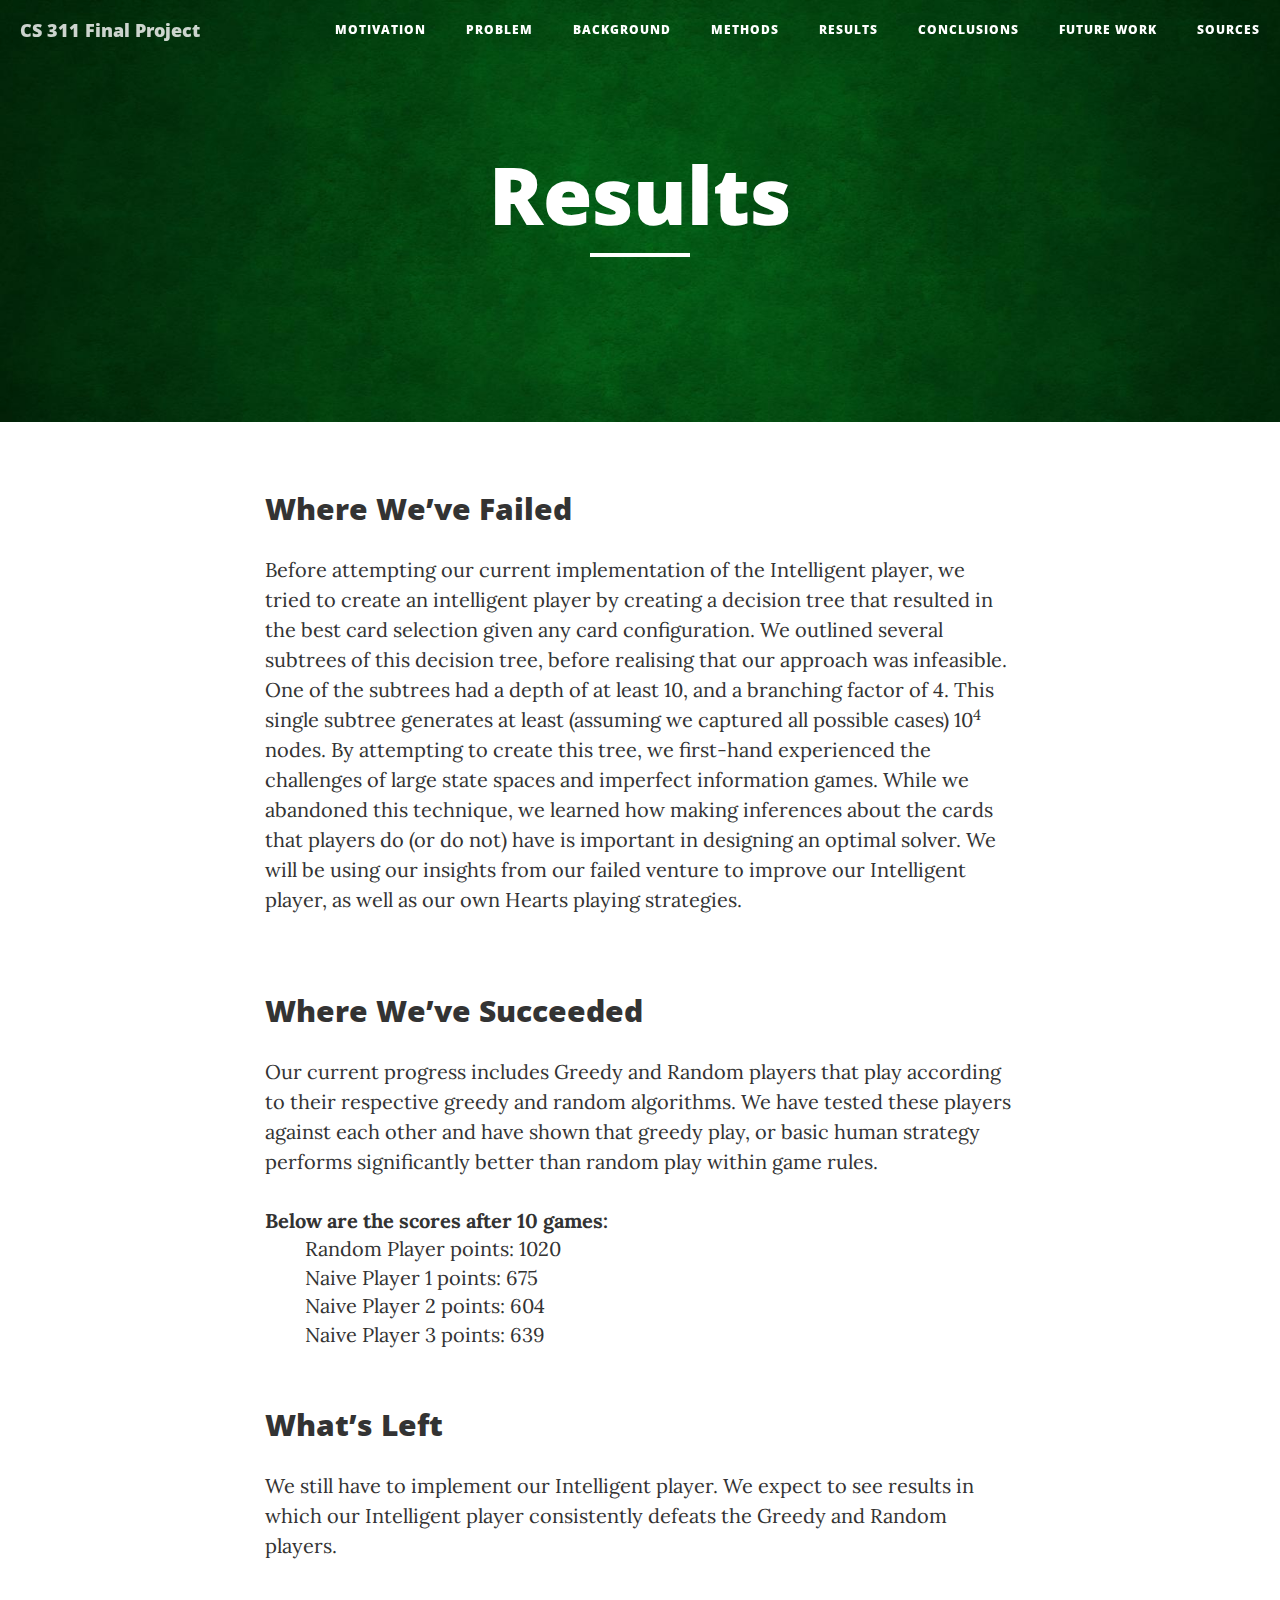
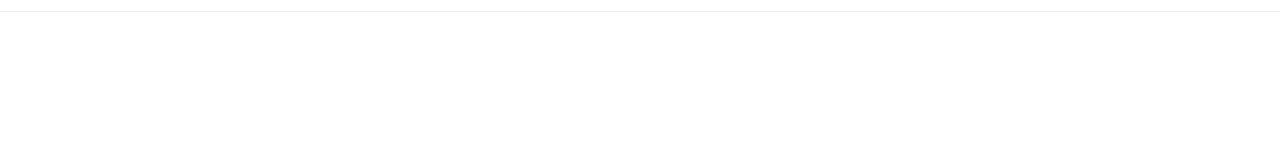
<file: results.html>
<!DOCTYPE html>
<html lang="en">

<head>

    <meta charset="utf-8">
    <meta http-equiv="X-UA-Compatible" content="IE=edge">
    <meta name="viewport" content="width=device-width, initial-scale=1">
    <meta name="description" content="">
    <meta name="author" content="">

    <title>CS 311 Hearts Final Project</title>

    <!-- Bootstrap Core CSS -->
    <link href="vendor/bootstrap/css/bootstrap.min.css" rel="stylesheet">

    <!-- Theme CSS -->
    <link href="css/clean-blog.min.css" rel="stylesheet">

    <!-- Custom Fonts -->
    <link href="vendor/font-awesome/css/font-awesome.min.css" rel="stylesheet" type="text/css">
    <link href='https://fonts.googleapis.com/css?family=Lora:400,700,400italic,700italic' rel='stylesheet' type='text/css'>
    <link href='https://fonts.googleapis.com/css?family=Open+Sans:300italic,400italic,600italic,700italic,800italic,400,300,600,700,800' rel='stylesheet' type='text/css'>

    <!-- HTML5 Shim and Respond.js IE8 support of HTML5 elements and media queries -->
    <!-- WARNING: Respond.js doesn't work if you view the page via file:// -->
    <!--[if lt IE 9]>
        <script src="https://oss.maxcdn.com/libs/html5shiv/3.7.0/html5shiv.js"></script>
        <script src="https://oss.maxcdn.com/libs/respond.js/1.4.2/respond.min.js"></script>
    <![endif]-->

</head>

<body>

    <!-- Navigation -->
    <nav class="navbar navbar-default navbar-custom navbar-fixed-top">
        <div class="container-fluid">
            <!-- Brand and toggle get grouped for better mobile display -->
            <div class="navbar-header page-scroll">
                <button type="button" class="navbar-toggle" data-toggle="collapse" data-target="#bs-example-navbar-collapse-1">
                    <span class="sr-only">Toggle navigation</span>
                    Menu <i class="fa fa-bars"></i>
                </button>
                <a class="navbar-brand" href="index.html">CS 311 Final Project</a>
            </div>

            <!-- Collect the nav links, forms, and other content for toggling -->
            <div class="collapse navbar-collapse" id="bs-example-navbar-collapse-1">
                <ul class="nav navbar-nav navbar-right">
                  <li>
                      <a href="index.html">Motivation</a>
                  </li>
                  <li>
                      <a href="problem.html">Problem</a>
                  </li>
                  <li>
                      <a href="background.html">Background</a>
                  </li>
                  <li>
                      <a href="methods.html">Methods</a>
                  </li>
                  <li>
                      <a href="results.html">Results</a>
                  </li>
                  <li>
                      <a href="conclusions.html">Conclusions</a>
                  </li>
                  <li>
                      <a href="future.html">Future Work</a>
                  </li>
                  <li>
                      <a href="sources.html">Sources</a>
                  </li>
                </ul>
            </div>
            <!-- /.navbar-collapse -->
        </div>
        <!-- /.container -->
    </nav>

    <!-- Page Header -->
    <!-- Set your background image for this header on the line below. -->
    <header class="intro-header" style="background-image: url('img/background.jpg')">
        <div class="container">
            <div class="row">
                <div class="col-lg-8 col-lg-offset-2 col-md-10 col-md-offset-1">
                    <div class="page-heading">
                        <h1>Results</h1>
                        <hr class="small">
                    </div>
                </div>
            </div>
        </div>
    </header>

    <!-- Post Content -->
    <article>
        <div class="container">
            <div class="row">
                <div class="col-lg-8 col-lg-offset-2 col-md-10 col-md-offset-1">
                  <h2>Where We’ve Failed</h2>


                  <p>Before attempting our current implementation of the Intelligent player, we tried to create an intelligent player by creating a decision tree that resulted in the best card selection given any card configuration. We outlined several subtrees of this decision tree, before realising that our approach was infeasible. One of the subtrees had a depth of at least 10, and a branching factor of 4. This single subtree generates at least (assuming we captured all possible cases) 10<sup>4</sup> nodes. By attempting to create this tree, we first-hand experienced the challenges of large state spaces and imperfect information games. While we abandoned this technique, we learned how making inferences about the cards that players do (or do not) have is important in designing an optimal solver. We will be using our insights from our failed venture to improve our Intelligent player, as well as our own Hearts playing strategies. </p>

                  <br>
                  <h2>Where We’ve Succeeded</h2>
                  <p>Our current progress includes Greedy and Random players that play according to their respective greedy and random algorithms. We have tested these players against each other and have shown that greedy play, or basic human strategy performs significantly better than random play within game rules.</p>


                  <b>Below are the scores after 10 games:</b>
                  <ul style="list-style:none">
                  <li>Random Player points: 1020</li>
                  <li>Naive Player 1 points: 675</li>
                  <li>Naive Player 2 points: 604</li>
                  <li>Naive Player 3 points: 639</li>
                </ul>











                  <br>
                  <h2>What’s Left</h2>
                  <p>We still have to implement our Intelligent player. We expect to see results in which our Intelligent player consistently defeats the Greedy and Random players.</p>



                </div>
            </div>
        </div>
    </article>

    <hr>

    <!-- Footer -->
    <footer>
        <div class="container">

        </div>
    </footer>

    <!-- jQuery -->
    <script src="vendor/jquery/jquery.min.js"></script>

    <!-- Bootstrap Core JavaScript -->
    <script src="vendor/bootstrap/js/bootstrap.min.js"></script>

    <!-- Contact Form JavaScript -->
    <script src="js/jqBootstrapValidation.js"></script>
    <script src="js/contact_me.js"></script>

    <!-- Theme JavaScript -->
    <script src="js/clean-blog.min.js"></script>

</body>

</html>
</file>
<file: css/clean-blog.min.css>
/*!
 * Start Bootstrap - Clean Blog v3.3.7+1 (http://startbootstrap.com/template-overviews/clean-blog)
 * Copyright 2013-2016 Start Bootstrap
 * Licensed under MIT (https://github.com/BlackrockDigital/startbootstrap/blob/gh-pages/LICENSE)
 */a,body{color:#333}.navbar-custom .nav li a,.navbar-custom .navbar-brand,h1,h2,h3,h4,h5,h6{font-weight:800}.caption,.intro-header .page-heading,.intro-header .site-heading,footer .copyright{text-align:center}body{font-family:Lora,'Times New Roman',serif;font-size:20px;-webkit-tap-highlight-color:#DB2929}.intro-header .page-heading .subheading,.intro-header .post-heading .subheading,.intro-header .site-heading .subheading,.navbar-custom,h1,h2,h3,h4,h5,h6{font-family:'Open Sans','Helvetica Neue',Helvetica,Arial,sans-serif}p{line-height:1.5;margin:30px 0}p a{text-decoration:underline}a:focus,a:hover{color:#DB2929}a img:focus,a img:hover{cursor:zoom-in}blockquote{color:#777;font-style:italic}hr.small{max-width:100px;margin:15px auto;border-width:4px;border-color:#fff}.navbar-custom{position:absolute;top:0;left:0;width:100%;z-index:3}.navbar-custom .navbar-header .navbar-toggle{color:#777;font-weight:800;text-transform:uppercase;font-size:12px}.navbar-custom .nav li a{text-transform:uppercase;font-size:12px;letter-spacing:1px}@media only screen and (min-width:768px){.navbar-custom{background:0 0;border-bottom:1px solid transparent}.navbar-custom .navbar-brand{color:#fff;padding:20px}.navbar-custom .navbar-brand:focus,.navbar-custom .navbar-brand:hover{color:rgba(255,255,255,.8)}.navbar-custom .nav li a{color:#fff;padding:20px}.navbar-custom .nav li a:focus,.navbar-custom .nav li a:hover{color:rgba(255,255,255,.8)}}@media only screen and (min-width:1170px){.navbar-custom{-webkit-transition:background-color .3s;-moz-transition:background-color .3s;transition:background-color .3s;-webkit-transform:translate3d(0,0,0);-moz-transform:translate3d(0,0,0);-ms-transform:translate3d(0,0,0);-o-transform:translate3d(0,0,0);transform:translate3d(0,0,0);-webkit-backface-visibility:hidden;backface-visibility:hidden}.navbar-custom.is-fixed{position:fixed;top:-61px;background-color:rgba(255,255,255,.9);border-bottom:1px solid #f2f2f2;-webkit-transition:-webkit-transform .3s;-moz-transition:-moz-transform .3s;transition:transform .3s}.navbar-custom.is-fixed .navbar-brand{color:#333}.navbar-custom.is-fixed .navbar-brand:focus,.navbar-custom.is-fixed .navbar-brand:hover{color:#DB2929}.navbar-custom.is-fixed .nav li a{color:#333}.navbar-custom.is-fixed .nav li a:focus,.navbar-custom.is-fixed .nav li a:hover{color:#DB2929}.navbar-custom.is-visible{-webkit-transform:translate3d(0,100%,0);-moz-transform:translate3d(0,100%,0);-ms-transform:translate3d(0,100%,0);-o-transform:translate3d(0,100%,0);transform:translate3d(0,100%,0)}}.intro-header{background:center center no-repeat;-webkit-background-size:cover;-moz-background-size:cover;background-size:cover;-o-background-size:cover;margin-bottom:50px}.intro-header .page-heading,.intro-header .post-heading,.intro-header .site-heading{padding:100px 0 50px;color:#fff}.intro-header .page-heading h1,.intro-header .site-heading h1{margin-top:0;font-size:50px}.intro-header .page-heading .subheading,.intro-header .site-heading .subheading{font-size:24px;line-height:1.1;display:block;font-weight:300;margin:10px 0 0}@media only screen and (min-width:768px){.intro-header .page-heading,.intro-header .post-heading,.intro-header .site-heading{padding:150px 0}.intro-header .page-heading h1,.intro-header .site-heading h1{font-size:80px}}.intro-header .post-heading h1{font-size:35px}.intro-header .post-heading .meta,.intro-header .post-heading .subheading{line-height:1.1;display:block}.intro-header .post-heading .subheading{font-size:24px;margin:10px 0 30px;font-weight:600}.intro-header .post-heading .meta{font-family:Lora,'Times New Roman',serif;font-style:italic;font-weight:300;font-size:20px}.intro-header .post-heading .meta a{color:#fff}@media only screen and (min-width:768px){.intro-header .post-heading h1{font-size:55px}.intro-header .post-heading .subheading{font-size:30px}}.post-preview>a{color:#333}.post-preview>a:focus,.post-preview>a:hover{text-decoration:none;color:#DB2929}.post-preview>a>.post-title{font-size:30px;margin-top:30px;margin-bottom:10px}.post-preview>a>.post-subtitle{margin:0 0 10px;font-weight:300}.post-preview>.post-meta{color:#777;font-size:18px;font-style:italic;margin-top:0}.post-preview>.post-meta>a{text-decoration:none;color:#333}.post-preview>.post-meta>a:focus,.post-preview>.post-meta>a:hover{color:#DB2929;text-decoration:underline}@media only screen and (min-width:768px){.post-preview>a>.post-title{font-size:36px}}.section-heading{font-size:36px;margin-top:60px;font-weight:700}.btn,.pager li>a,.pager li>span{font-family:'Open Sans','Helvetica Neue',Helvetica,Arial,sans-serif;text-transform:uppercase;font-weight:800;letter-spacing:1px}.caption{font-size:14px;padding:10px;font-style:italic;margin:0;display:block;border-bottom-right-radius:5px;border-bottom-left-radius:5px}footer{padding:50px 0 65px}footer .list-inline{margin:0;padding:0}footer .copyright{font-size:14px;margin-bottom:0}.floating-label-form-group{font-size:14px;position:relative;margin-bottom:0;padding-bottom:.5em;border-bottom:1px solid #eee}.floating-label-form-group input,.floating-label-form-group textarea{z-index:1;position:relative;padding-right:0;padding-left:0;border:none;border-radius:0;font-size:1.5em;background:0 0;box-shadow:none!important;resize:none}.floating-label-form-group label{display:block;z-index:0;position:relative;top:2em;margin:0;font-size:.85em;line-height:1.764705882em;vertical-align:middle;vertical-align:baseline;opacity:0;-webkit-transition:top .3s ease,opacity .3s ease;-moz-transition:top .3s ease,opacity .3s ease;-ms-transition:top .3s ease,opacity .3s ease;transition:top .3s ease,opacity .3s ease}.floating-label-form-group::not(:first-child){padding-left:14px;border-left:1px solid #eee}.floating-label-form-group-with-value label{top:0;opacity:1}.floating-label-form-group-with-focus label{color:#DB2929}form .row:first-child .floating-label-form-group{border-top:1px solid #eee}.btn{font-size:14px;border-radius:0;padding:15px 25px}.btn-lg{font-size:16px;padding:25px 35px}.btn-default:focus,.btn-default:hover{background-color:#DB2929;border:1px solid #DB2929;color:#fff}.pager{margin:20px 0 0}.pager li>a,.pager li>span{font-size:14px;padding:15px 25px;background-color:#fff;border-radius:0}.pager li>a:focus,.pager li>a:hover{color:#fff;background-color:#DB2929;border:1px solid #DB2929}.pager .disabled>a,.pager .disabled>a:focus,.pager .disabled>a:hover,.pager .disabled>span{color:#777;background-color:#333;cursor:not-allowed}::-moz-selection{color:#fff;text-shadow:none;background:#DB2929}::selection{color:#fff;text-shadow:none;background:#DB2929}img::selection{color:#fff;background:0 0}img::-moz-selection{color:#fff;background:0 0}
</file>
